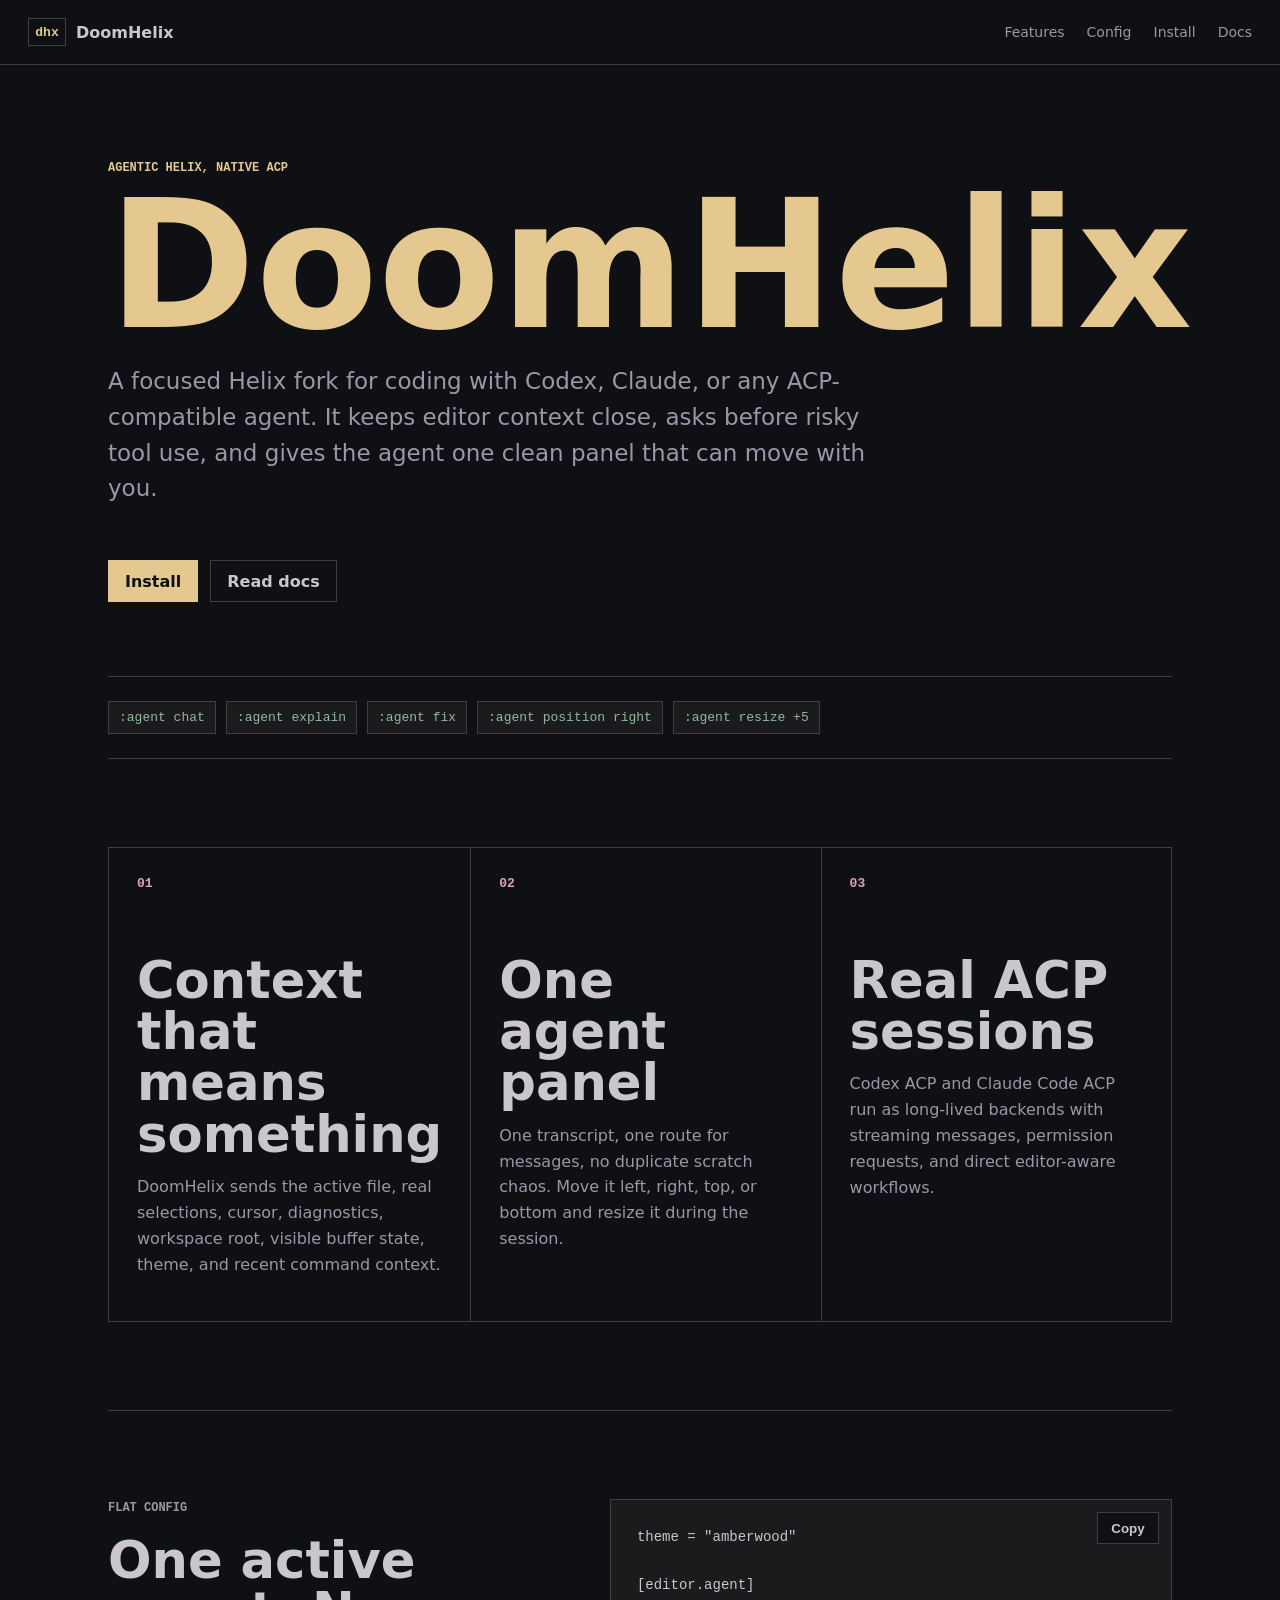
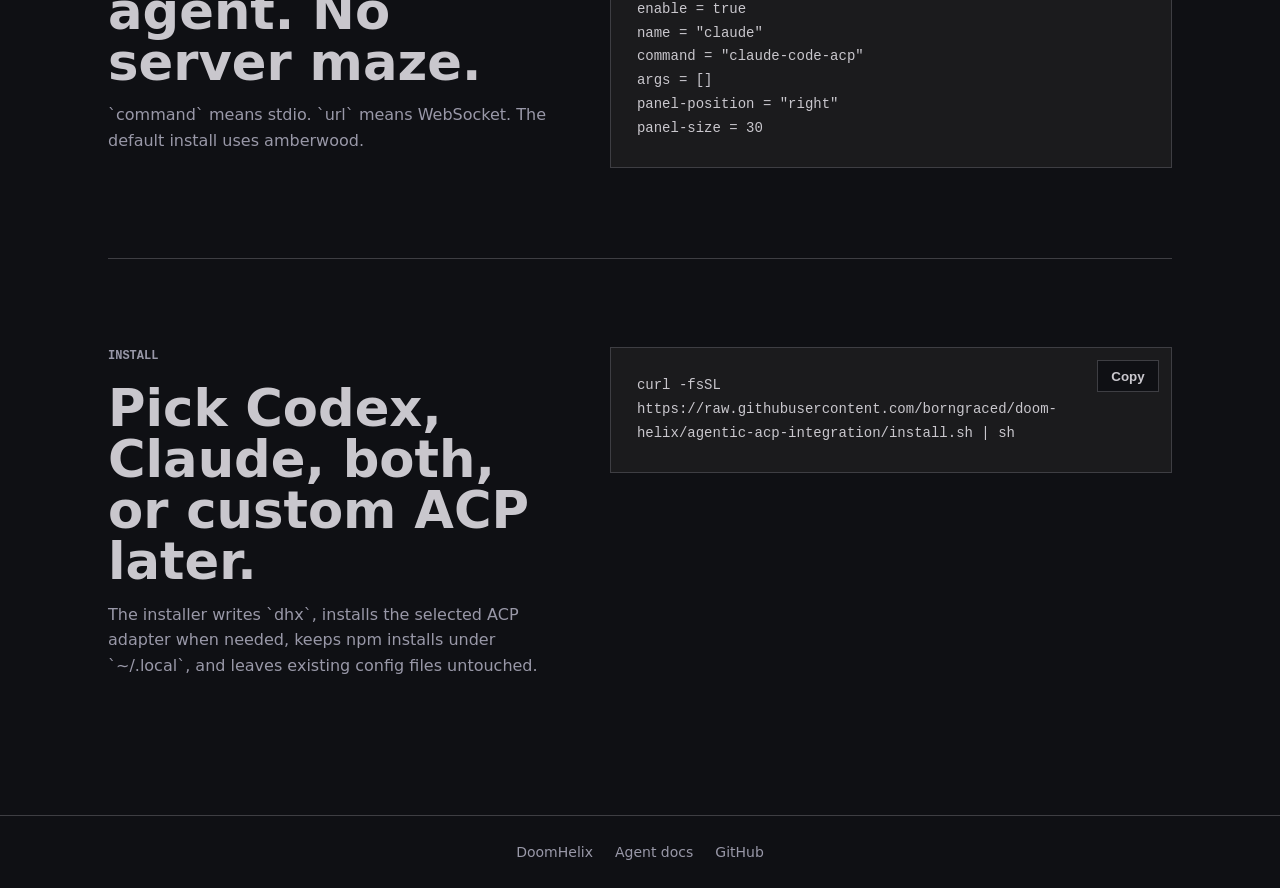
<file: docs/index.html>
<!doctype html>
<html lang="en">
  <head>
    <meta charset="utf-8">
    <meta name="viewport" content="width=device-width, initial-scale=1">
    <meta
      name="description"
      content="DoomHelix is an agentic Helix fork with native ACP agents, selected-code context, permission prompts, and a movable in-editor transcript panel."
    >
    <title>DoomHelix | Agentic Helix</title>
    <link rel="stylesheet" href="./site.css">
  </head>
  <body>
    <header class="topbar">
      <a class="brand" href="#top">
        <span class="mark">dhx</span>
        <span>DoomHelix</span>
      </a>
      <nav aria-label="Primary navigation">
        <a href="#features">Features</a>
        <a href="#config">Config</a>
        <a href="#install">Install</a>
        <a href="./agent.md">Docs</a>
      </nav>
    </header>

    <main id="top">
      <section class="hero">
        <p class="eyebrow">Agentic Helix, native ACP</p>
        <h1>DoomHelix</h1>
        <p class="lede">
          A focused Helix fork for coding with Codex, Claude, or any ACP-compatible agent.
          It keeps editor context close, asks before risky tool use, and gives the agent one
          clean panel that can move with you.
        </p>
        <div class="hero-actions">
          <a class="button primary" href="#install">Install</a>
          <a class="button" href="./agent.md">Read docs</a>
        </div>
      </section>

      <section class="command-strip" aria-label="Agent commands">
        <span>:agent chat</span>
        <span>:agent explain</span>
        <span>:agent fix</span>
        <span>:agent position right</span>
        <span>:agent resize +5</span>
      </section>

      <section id="features" class="features">
        <article>
          <span class="number">01</span>
          <h2>Context that means something</h2>
          <p>
            DoomHelix sends the active file, real selections, cursor, diagnostics,
            workspace root, visible buffer state, theme, and recent command context.
          </p>
        </article>
        <article>
          <span class="number">02</span>
          <h2>One agent panel</h2>
          <p>
            One transcript, one route for messages, no duplicate scratch chaos. Move it left,
            right, top, or bottom and resize it during the session.
          </p>
        </article>
        <article>
          <span class="number">03</span>
          <h2>Real ACP sessions</h2>
          <p>
            Codex ACP and Claude Code ACP run as long-lived backends with streaming messages,
            permission requests, and direct editor-aware workflows.
          </p>
        </article>
      </section>

      <section id="config" class="panel-section">
        <div>
          <p class="eyebrow">Flat config</p>
          <h2>One active agent. No server maze.</h2>
          <p>
            `command` means stdio. `url` means WebSocket. The default install uses amberwood.
          </p>
        </div>
        <div class="code-box">
          <button class="copy-button" data-copy="#config-snippet">Copy</button>
          <pre id="config-snippet"><code>theme = "amberwood"

[editor.agent]
enable = true
name = "claude"
command = "claude-code-acp"
args = []
panel-position = "right"
panel-size = 30</code></pre>
        </div>
      </section>

      <section id="install" class="panel-section install">
        <div>
          <p class="eyebrow">Install</p>
          <h2>Pick Codex, Claude, both, or custom ACP later.</h2>
          <p>
            The installer writes `dhx`, installs the selected ACP adapter when needed,
            keeps npm installs under `~/.local`, and leaves existing config files untouched.
          </p>
        </div>
        <div class="code-box">
          <button class="copy-button" data-copy="#install-command">Copy</button>
          <pre id="install-command"><code>curl -fsSL https://raw.githubusercontent.com/borngraced/doom-helix/agentic-acp-integration/install.sh | sh</code></pre>
        </div>
      </section>
    </main>

    <footer>
      <span>DoomHelix</span>
      <a href="./agent.md">Agent docs</a>
      <a href="https://github.com/borngraced/doom-helix">GitHub</a>
    </footer>

    <script src="./site.js"></script>
  </body>
</html>
</file>
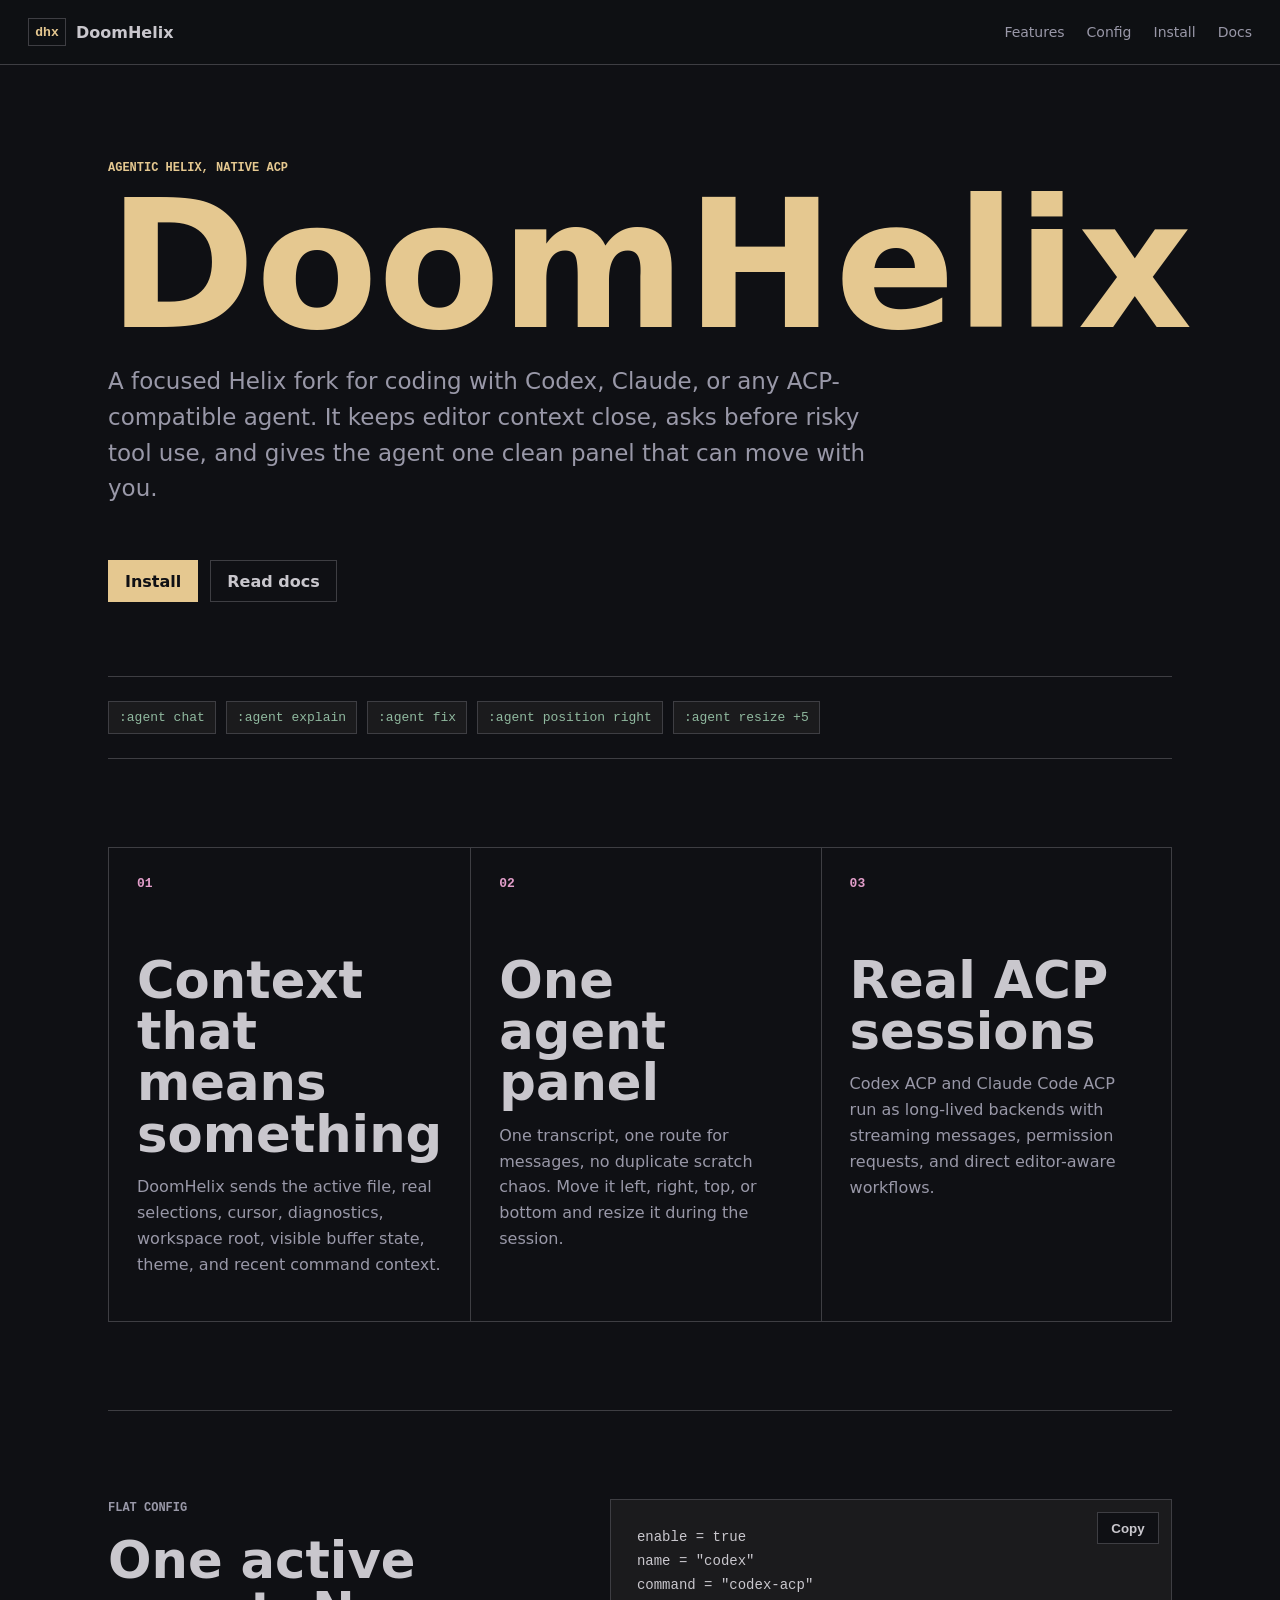
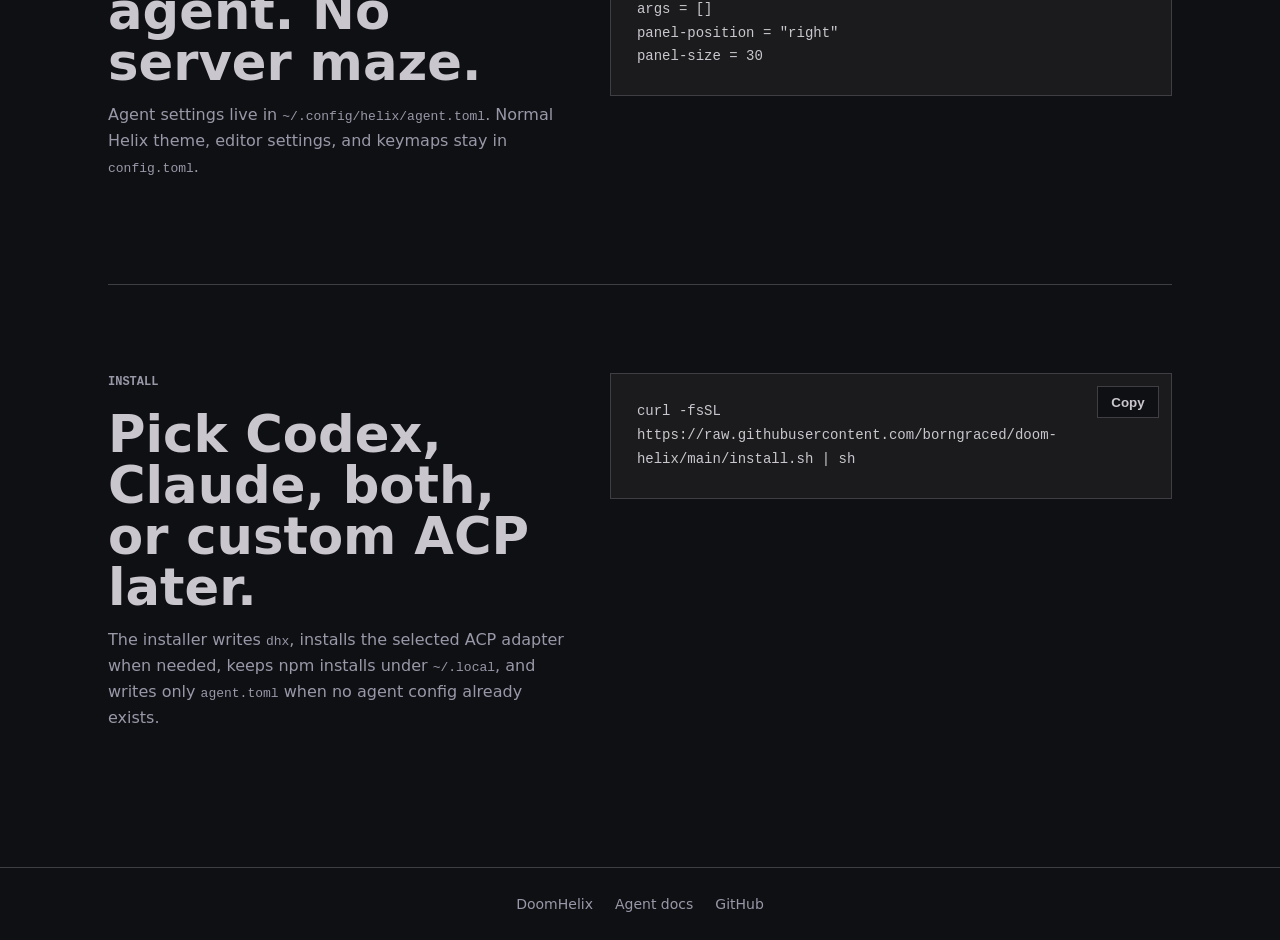
<file: site/index.html>
<!doctype html>
<html lang="en">
  <head>
    <meta charset="utf-8">
    <meta name="viewport" content="width=device-width, initial-scale=1">
    <meta
      name="description"
      content="DoomHelix is an agentic Helix fork with native ACP agents, selected-code context, permission prompts, and a movable in-editor transcript panel."
    >
    <title>DoomHelix | Agentic Helix</title>
    <link rel="stylesheet" href="./site.css">
  </head>
  <body>
    <header class="topbar">
      <a class="brand" href="#top">
        <span class="mark">dhx</span>
        <span>DoomHelix</span>
      </a>
      <nav aria-label="Primary navigation">
        <a href="#features">Features</a>
        <a href="#config">Config</a>
        <a href="#install">Install</a>
        <a href="https://github.com/borngraced/doom-helix/blob/main/docs/agent.md">Docs</a>
      </nav>
    </header>

    <main id="top">
      <section class="hero">
        <p class="eyebrow">Agentic Helix, native ACP</p>
        <h1>DoomHelix</h1>
        <p class="lede">
          A focused Helix fork for coding with Codex, Claude, or any ACP-compatible agent.
          It keeps editor context close, asks before risky tool use, and gives the agent one
          clean panel that can move with you.
        </p>
        <div class="hero-actions">
          <a class="button primary" href="#install">Install</a>
          <a class="button" href="https://github.com/borngraced/doom-helix/blob/main/docs/agent.md">Read docs</a>
        </div>
      </section>

      <section class="command-strip" aria-label="Agent commands">
        <span>:agent chat</span>
        <span>:agent explain</span>
        <span>:agent fix</span>
        <span>:agent position right</span>
        <span>:agent resize +5</span>
      </section>

      <section id="features" class="features">
        <article>
          <span class="number">01</span>
          <h2>Context that means something</h2>
          <p>
            DoomHelix sends the active file, real selections, cursor, diagnostics,
            workspace root, visible buffer state, theme, and recent command context.
          </p>
        </article>
        <article>
          <span class="number">02</span>
          <h2>One agent panel</h2>
          <p>
            One transcript, one route for messages, no duplicate scratch chaos. Move it left,
            right, top, or bottom and resize it during the session.
          </p>
        </article>
        <article>
          <span class="number">03</span>
          <h2>Real ACP sessions</h2>
          <p>
            Codex ACP and Claude Code ACP run as long-lived backends with streaming messages,
            permission requests, and direct editor-aware workflows.
          </p>
        </article>
      </section>

      <section id="config" class="panel-section">
        <div>
          <p class="eyebrow">Flat config</p>
          <h2>One active agent. No server maze.</h2>
          <p>
            Agent settings live in <code>~/.config/helix/agent.toml</code>.
            Normal Helix theme, editor settings, and keymaps stay in <code>config.toml</code>.
          </p>
        </div>
        <div class="code-box">
          <button class="copy-button" data-copy="#config-snippet">Copy</button>
          <pre id="config-snippet"><code>enable = true
name = "codex"
command = "codex-acp"
args = []
panel-position = "right"
panel-size = 30</code></pre>
        </div>
      </section>

      <section id="install" class="panel-section install">
        <div>
          <p class="eyebrow">Install</p>
          <h2>Pick Codex, Claude, both, or custom ACP later.</h2>
          <p>
            The installer writes <code>dhx</code>, installs the selected ACP adapter when needed,
            keeps npm installs under <code>~/.local</code>, and writes only
            <code>agent.toml</code> when no agent config already exists.
          </p>
        </div>
        <div class="code-box">
          <button class="copy-button" data-copy="#install-command">Copy</button>
          <pre id="install-command"><code>curl -fsSL https://raw.githubusercontent.com/borngraced/doom-helix/main/install.sh | sh</code></pre>
        </div>
      </section>
    </main>

    <footer>
      <span>DoomHelix</span>
      <a href="https://github.com/borngraced/doom-helix/blob/main/docs/agent.md">Agent docs</a>
      <a href="https://github.com/borngraced/doom-helix">GitHub</a>
    </footer>

    <script src="./site.js"></script>
  </body>
</html>
</file>
<file: docs/site.css>
:root {
  color-scheme: dark;
  --bg: #0f1014;
  --panel: #1b1b1d;
  --line: #3e3e43;
  --text: #c9c7cd;
  --muted: #9998a8;
  --soft: #57575f;
  --green: #90b99f;
  --gold: #e5c890;
  --blue: #8eb6f5;
  --pink: #e29eca;
  --red: #e78284;
}

* {
  box-sizing: border-box;
}

html {
  scroll-behavior: smooth;
}

body {
  margin: 0;
  background: var(--bg);
  color: var(--text);
  font-family: ui-sans-serif, system-ui, -apple-system, BlinkMacSystemFont, "Segoe UI", sans-serif;
}

a {
  color: inherit;
  text-decoration: none;
}

.topbar {
  position: sticky;
  top: 0;
  z-index: 2;
  display: flex;
  justify-content: space-between;
  gap: 24px;
  align-items: center;
  padding: 18px 28px;
  background: rgba(15, 16, 20, 0.94);
  border-bottom: 1px solid var(--line);
}

.brand,
nav,
.hero-actions,
footer {
  display: flex;
  align-items: center;
}

.brand {
  gap: 10px;
  font-weight: 800;
}

.mark {
  display: inline-grid;
  place-items: center;
  width: 38px;
  height: 28px;
  border: 1px solid var(--line);
  color: var(--gold);
  font: 800 13px "JetBrains Mono", "SFMono-Regular", Consolas, monospace;
}

nav {
  gap: 22px;
  color: var(--muted);
  font-size: 14px;
}

nav a:hover,
footer a:hover {
  color: var(--gold);
}

main {
  max-width: 1120px;
  margin: 0 auto;
  padding: 0 28px;
}

.hero {
  min-height: 68vh;
  display: grid;
  align-content: center;
  padding: 92px 0 70px;
  border-bottom: 1px solid var(--line);
}

.eyebrow,
.command-strip,
pre,
.number,
.mark {
  font-family: "JetBrains Mono", "SFMono-Regular", Consolas, monospace;
}

.eyebrow {
  margin: 0 0 16px;
  color: var(--gold);
  font-size: 12px;
  font-weight: 800;
  text-transform: uppercase;
}

h1,
h2,
p {
  margin-top: 0;
}

h1 {
  max-width: 920px;
  margin-bottom: 24px;
  color: var(--gold);
  font-size: clamp(68px, 16vw, 178px);
  line-height: 0.84;
  letter-spacing: 0;
}

h2 {
  margin-bottom: 14px;
  color: var(--text);
  font-size: clamp(28px, 4vw, 52px);
  line-height: 1;
  letter-spacing: 0;
}

.lede {
  max-width: 780px;
  color: var(--muted);
  font-size: clamp(18px, 2vw, 23px);
  line-height: 1.55;
}

.hero-actions {
  flex-wrap: wrap;
  gap: 12px;
  margin-top: 30px;
}

.button {
  display: inline-flex;
  align-items: center;
  min-height: 42px;
  border: 1px solid var(--line);
  padding: 0 16px;
  font-weight: 800;
}

.button.primary {
  border-color: var(--gold);
  background: var(--gold);
  color: var(--bg);
}

.command-strip {
  display: flex;
  flex-wrap: wrap;
  gap: 10px;
  padding: 24px 0;
  border-bottom: 1px solid var(--line);
}

.command-strip span {
  border: 1px solid var(--line);
  padding: 8px 10px;
  color: var(--green);
  background: var(--panel);
  font-size: 13px;
}

.features {
  display: grid;
  grid-template-columns: repeat(3, 1fr);
  gap: 1px;
  margin: 88px 0;
  background: var(--line);
  border: 1px solid var(--line);
}

.features article {
  min-height: 320px;
  padding: 28px;
  background: var(--bg);
}

.number {
  display: block;
  margin-bottom: 64px;
  color: var(--pink);
  font-size: 13px;
  font-weight: 800;
}

.features p,
.panel-section p {
  color: var(--muted);
  line-height: 1.62;
}

.panel-section {
  display: grid;
  grid-template-columns: minmax(0, 0.9fr) minmax(320px, 1.1fr);
  gap: 42px;
  align-items: start;
  padding: 88px 0;
  border-top: 1px solid var(--line);
}

.install {
  padding-bottom: 120px;
}

.code-box {
  position: relative;
  border: 1px solid var(--line);
  background: var(--panel);
}

pre {
  margin: 0;
  overflow-x: hidden;
  padding: 26px;
  color: var(--text);
  font-size: 14px;
  line-height: 1.7;
  white-space: pre-wrap;
  overflow-wrap: anywhere;
  word-break: break-word;
}

.copy-button {
  position: absolute;
  top: 12px;
  right: 12px;
  height: 32px;
  min-width: 62px;
  border: 1px solid var(--line);
  background: var(--bg);
  color: var(--text);
  font-weight: 800;
  cursor: pointer;
}

.copy-button:hover {
  border-color: var(--gold);
  color: var(--gold);
}

footer {
  justify-content: center;
  gap: 22px;
  padding: 28px;
  border-top: 1px solid var(--line);
  color: var(--muted);
  font-size: 14px;
}

@media (max-width: 820px) {
  nav {
    display: none;
  }

  main {
    padding: 0 18px;
  }

  .hero {
    min-height: auto;
    padding: 70px 0 56px;
  }

  .features,
  .panel-section {
    grid-template-columns: 1fr;
  }

  .features article {
    min-height: 240px;
  }

  .number {
    margin-bottom: 36px;
  }
}
</file>
<file: site/site.css>
:root {
  color-scheme: dark;
  --bg: #0f1014;
  --panel: #1b1b1d;
  --line: #3e3e43;
  --text: #c9c7cd;
  --muted: #9998a8;
  --soft: #57575f;
  --green: #90b99f;
  --gold: #e5c890;
  --blue: #8eb6f5;
  --pink: #e29eca;
  --red: #e78284;
}

* {
  box-sizing: border-box;
}

html {
  scroll-behavior: smooth;
}

body {
  margin: 0;
  background: var(--bg);
  color: var(--text);
  font-family: ui-sans-serif, system-ui, -apple-system, BlinkMacSystemFont, "Segoe UI", sans-serif;
}

a {
  color: inherit;
  text-decoration: none;
}

.topbar {
  position: sticky;
  top: 0;
  z-index: 2;
  display: flex;
  justify-content: space-between;
  gap: 24px;
  align-items: center;
  padding: 18px 28px;
  background: rgba(15, 16, 20, 0.94);
  border-bottom: 1px solid var(--line);
}

.brand,
nav,
.hero-actions,
footer {
  display: flex;
  align-items: center;
}

.brand {
  gap: 10px;
  font-weight: 800;
}

.mark {
  display: inline-grid;
  place-items: center;
  width: 38px;
  height: 28px;
  border: 1px solid var(--line);
  color: var(--gold);
  font: 800 13px "JetBrains Mono", "SFMono-Regular", Consolas, monospace;
}

nav {
  gap: 22px;
  color: var(--muted);
  font-size: 14px;
}

nav a:hover,
footer a:hover {
  color: var(--gold);
}

main {
  max-width: 1120px;
  margin: 0 auto;
  padding: 0 28px;
}

.hero {
  min-height: 68vh;
  display: grid;
  align-content: center;
  padding: 92px 0 70px;
  border-bottom: 1px solid var(--line);
}

.eyebrow,
.command-strip,
pre,
.number,
.mark {
  font-family: "JetBrains Mono", "SFMono-Regular", Consolas, monospace;
}

.eyebrow {
  margin: 0 0 16px;
  color: var(--gold);
  font-size: 12px;
  font-weight: 800;
  text-transform: uppercase;
}

h1,
h2,
p {
  margin-top: 0;
}

h1 {
  max-width: 920px;
  margin-bottom: 24px;
  color: var(--gold);
  font-size: clamp(68px, 16vw, 178px);
  line-height: 0.84;
  letter-spacing: 0;
}

h2 {
  margin-bottom: 14px;
  color: var(--text);
  font-size: clamp(28px, 4vw, 52px);
  line-height: 1;
  letter-spacing: 0;
}

.lede {
  max-width: 780px;
  color: var(--muted);
  font-size: clamp(18px, 2vw, 23px);
  line-height: 1.55;
}

.hero-actions {
  flex-wrap: wrap;
  gap: 12px;
  margin-top: 30px;
}

.button {
  display: inline-flex;
  align-items: center;
  min-height: 42px;
  border: 1px solid var(--line);
  padding: 0 16px;
  font-weight: 800;
}

.button.primary {
  border-color: var(--gold);
  background: var(--gold);
  color: var(--bg);
}

.command-strip {
  display: flex;
  flex-wrap: wrap;
  gap: 10px;
  padding: 24px 0;
  border-bottom: 1px solid var(--line);
}

.command-strip span {
  border: 1px solid var(--line);
  padding: 8px 10px;
  color: var(--green);
  background: var(--panel);
  font-size: 13px;
}

.features {
  display: grid;
  grid-template-columns: repeat(3, 1fr);
  gap: 1px;
  margin: 88px 0;
  background: var(--line);
  border: 1px solid var(--line);
}

.features article {
  min-height: 320px;
  padding: 28px;
  background: var(--bg);
}

.number {
  display: block;
  margin-bottom: 64px;
  color: var(--pink);
  font-size: 13px;
  font-weight: 800;
}

.features p,
.panel-section p {
  color: var(--muted);
  line-height: 1.62;
}

.panel-section {
  display: grid;
  grid-template-columns: minmax(0, 0.9fr) minmax(320px, 1.1fr);
  gap: 42px;
  align-items: start;
  padding: 88px 0;
  border-top: 1px solid var(--line);
}

.install {
  padding-bottom: 120px;
}

.code-box {
  position: relative;
  border: 1px solid var(--line);
  background: var(--panel);
}

pre {
  margin: 0;
  overflow-x: hidden;
  padding: 26px;
  color: var(--text);
  font-size: 14px;
  line-height: 1.7;
  white-space: pre-wrap;
  overflow-wrap: anywhere;
  word-break: break-word;
}

.copy-button {
  position: absolute;
  top: 12px;
  right: 12px;
  height: 32px;
  min-width: 62px;
  border: 1px solid var(--line);
  background: var(--bg);
  color: var(--text);
  font-weight: 800;
  cursor: pointer;
}

.copy-button:hover {
  border-color: var(--gold);
  color: var(--gold);
}

footer {
  justify-content: center;
  gap: 22px;
  padding: 28px;
  border-top: 1px solid var(--line);
  color: var(--muted);
  font-size: 14px;
}

@media (max-width: 820px) {
  .topbar {
    align-items: flex-start;
    flex-direction: column;
    gap: 14px;
    padding: 14px 18px;
  }

  nav {
    flex-wrap: wrap;
    gap: 12px 16px;
    font-size: 13px;
  }

  main {
    padding: 0 18px;
  }

  .hero {
    min-height: auto;
    padding: 70px 0 56px;
  }

  .features,
  .panel-section {
    grid-template-columns: 1fr;
  }

  .features article {
    min-height: 240px;
  }

  .number {
    margin-bottom: 36px;
  }
}
</file>
